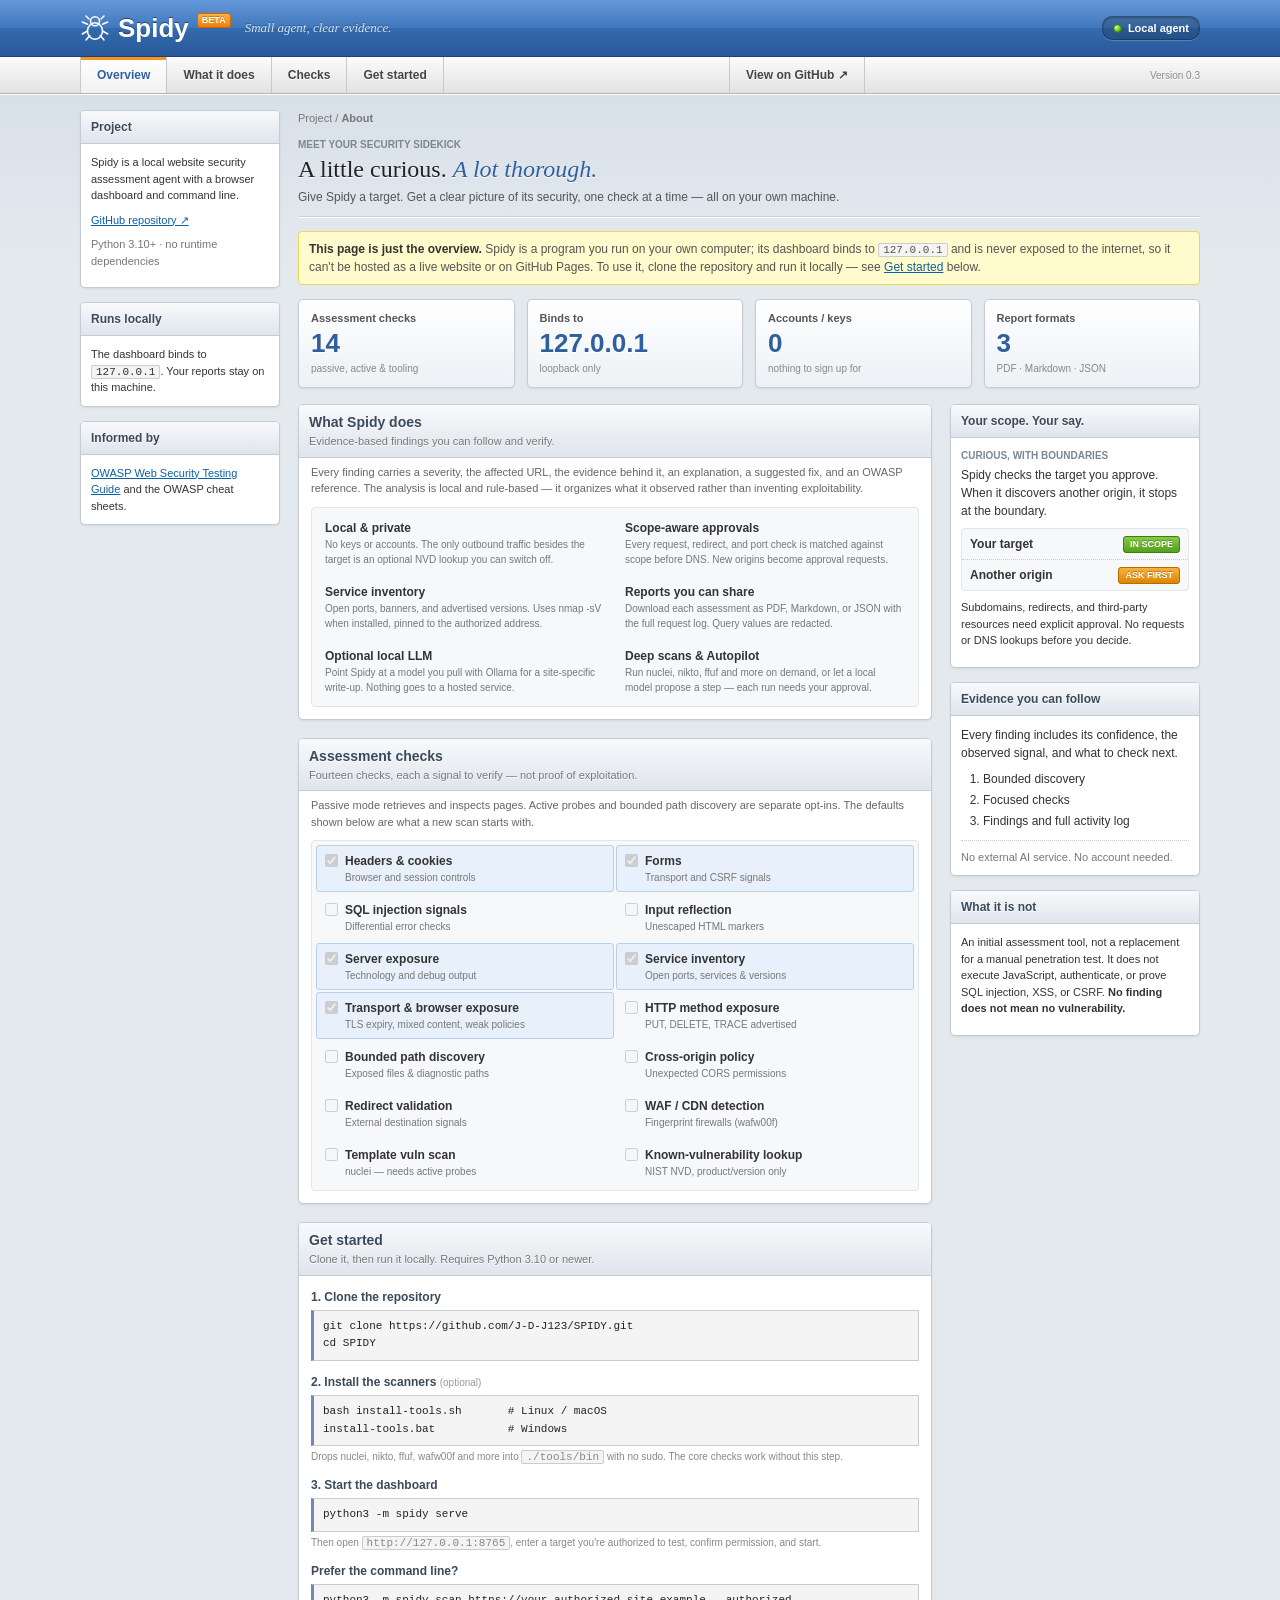
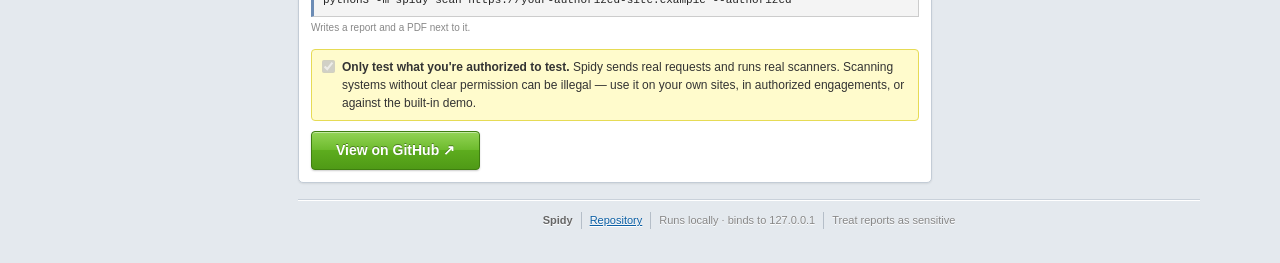
<file: docs/index.html>
<!doctype html>
<html lang="en">
<head>
  <meta charset="UTF-8"><meta name="viewport" content="width=device-width, initial-scale=1">
  <meta name="theme-color" content="#316aad">
  <title>Spidy — local website security assessment agent</title>
  <meta name="description" content="Spidy is a local, scope-aware website security assessment agent with a browser dashboard and command line. Runs on your machine — no keys, no accounts, no hosted service.">
  <link rel="icon" href="data:image/svg+xml,%3Csvg xmlns='http://www.w3.org/2000/svg' viewBox='0 0 64 64'%3E%3Crect width='64' height='64' rx='10' fill='%23316aad'/%3E%3Ctext x='18' y='47' font-family='Arial' font-weight='bold' font-size='44' fill='%23fff'%3Es%3C/text%3E%3C/svg%3E">
  <style>
/* 2010-era look: glossy bars, bevelled buttons, boxed panels on a light page. (Spidy dashboard CSS, verbatim) */
:root{color-scheme:light;--text:#333;--muted:#777;--link:#0b5fa5;--hover:#d54e21;--blue:#2f5f9e;--line:#c3ccd6;--soft-line:#e1e6eb;--sans:"Lucida Grande","Lucida Sans Unicode",Verdana,Arial,Helvetica,sans-serif;--serif:Georgia,"Times New Roman",Times,serif;--mono:"Courier New",Courier,monospace}
*{box-sizing:border-box}
html{font:12px/1.5 var(--sans)}
body{margin:0;color:var(--text);background:#e4e9ee linear-gradient(#d0dae5,#e4e9ee 260px) no-repeat}
button,input,textarea,select{font:inherit;color:inherit}
button{cursor:pointer}
button:disabled{cursor:default;opacity:.55}
a,.text-button{color:var(--link);text-decoration:underline}
a:hover,.text-button:hover{color:var(--hover)}
h1,h2,h3,h4,p{margin-top:0}
h3{font-size:13px;font-weight:bold}
small,.small{font-size:11px}
.muted{color:var(--muted)}
.hidden{display:none!important}
.wrap{width:96%;max-width:1120px;margin:0 auto}

/* Header bar and navigation strip. */
.header{background:#316aad linear-gradient(#6599da 0%,#3f77bb 50%,#326bae 50%,#28599a 100%);border-bottom:1px solid #1c4276;box-shadow:0 1px 3px rgba(0,0,0,.3)}
.header-inner{display:flex;align-items:center;gap:14px;height:56px}
.brand{display:flex;align-items:center;gap:8px;font:bold 26px/1 "Trebuchet MS",Arial,Helvetica,sans-serif;color:#fff;text-decoration:none;text-shadow:0 -1px 0 rgba(0,0,0,.45)}
.brand:hover{color:#fff}
.brand svg{width:30px;height:30px;fill:none;stroke:#fff;stroke-width:2;stroke-linecap:round}
.brand span{align-self:flex-start;font:bold 9px/1 Verdana,Arial,sans-serif;background:#f7941d linear-gradient(#ffb23e,#ee7f08);border:1px solid #c96a00;border-radius:3px;padding:2px 4px;text-shadow:0 -1px 0 rgba(0,0,0,.25)}
.tagline{font:italic 13px var(--serif);color:#d8e6f6;text-shadow:0 -1px 0 rgba(0,0,0,.3)}
.local-badge{margin-left:auto;display:flex;align-items:center;gap:6px;font-size:11px;font-weight:bold;color:#fff;background:rgba(0,0,0,.18);border:1px solid rgba(0,0,0,.25);border-radius:10px;padding:3px 10px;box-shadow:inset 0 1px 2px rgba(0,0,0,.25),0 1px 0 rgba(255,255,255,.2)}
.status-dot{display:inline-block;flex-shrink:0;width:9px;height:9px;border-radius:50%;border:1px solid #2f6f05;background:#6fcf1f radial-gradient(circle at 35% 30%,#dcffb5,#5fc40f 60%,#3f8f08)}
.navbar{background:#ececec linear-gradient(#fbfbfb,#e2e2e2);border-bottom:1px solid #b4b4b4;box-shadow:0 1px 0 #fff}
.navbar .wrap{display:flex;align-items:stretch}
.nav-item{border:0;border-right:1px solid #c9c9c9;background:none;padding:9px 16px;font-weight:bold;color:#444;text-shadow:0 1px 0 #fff}
.nav-item:first-child{border-left:1px solid #c9c9c9}
.nav-item:hover{background:#f6f9fd;color:var(--link)}
.nav-item.active{background:#fff linear-gradient(#fff,#f1f1f1);color:var(--blue);box-shadow:inset 0 3px 0 #f7941d}
.nav-count,.tab span{display:inline-block;font:bold 10px/1.4 Verdana,Arial,sans-serif;color:#fff;background:#7d8fa5;border-radius:8px;padding:0 6px;margin-left:3px;text-shadow:none}
.version{margin-left:auto;align-self:center;font-size:10px;color:#888;text-shadow:0 1px 0 #fff}

/* Page frame, sidebar, and boxes. */
.page{display:grid;grid-template-columns:200px minmax(0,1fr);gap:18px;align-items:start;padding:16px 0 10px}
.sidebar,.context-column{display:grid;grid-template-columns:minmax(0,1fr);gap:14px}
.box,.panel{background:#fff;border:1px solid var(--line);border-radius:5px;box-shadow:0 1px 2px rgba(0,0,0,.08)}
.box-title,.panel-heading{margin:0;padding:7px 10px;background:#e9edf2 linear-gradient(#f8f9fb,#dfe5ec);border-bottom:1px solid var(--line);border-radius:4px 4px 0 0;text-shadow:0 1px 0 #fff}
.box-title{font-size:12px;color:#3a4a5c}
.panel-heading h2{font-size:14px;font-weight:bold;color:#3a4a5c;margin:0}
.panel-heading p{margin:0;font-size:11px;color:var(--muted)}
.box-body{margin:0;padding:10px}
.box-body p{margin-bottom:8px}
.breadcrumb{font-size:11px;color:var(--muted);margin-bottom:10px}
.page-heading{margin-bottom:14px;padding-bottom:10px;border-bottom:1px solid #c9d1da;box-shadow:0 1px 0 #fff}
.page-heading p{margin:0;color:#555}
.eyebrow{font-size:10px;font-weight:bold;text-transform:uppercase;color:#7a8794;margin-bottom:3px}
h1{font:normal 24px/1.2 var(--serif);color:#222;text-shadow:0 1px 0 #fff;margin-bottom:5px}
h1 span{font-style:italic;color:var(--blue)}
.workspace-grid{display:grid;grid-template-columns:minmax(0,1fr) 250px;gap:18px;align-items:start}
.scope-flow{border:1px solid var(--soft-line);border-radius:4px;background:#f6f8fa;margin-bottom:8px}
.scope-flow>div{display:flex;justify-content:space-between;align-items:center;gap:8px;padding:6px 8px;font-weight:bold}
.scope-flow>div+div{border-top:1px dotted #c5cdd6}
.steps{margin:0 0 10px;padding-left:22px}
.steps li{margin:3px 0}
.privacy-note{border-top:1px dotted #c5cdd6;padding-top:8px;font-size:11px;color:var(--muted)}
footer{display:flex;flex-wrap:wrap;justify-content:center;margin-top:16px;padding:12px 0 24px;border-top:1px solid #c9d1da;box-shadow:inset 0 1px 0 #fff;font-size:11px;color:#888;text-shadow:0 1px 0 #fff}
footer span+span{border-left:1px solid #b5bec8;margin-left:8px;padding-left:8px}
footer span:first-child{font-weight:bold;color:#666}

/* Form controls and buttons. */
form>label,legend{display:block;font-weight:bold;margin:12px 0 4px;padding:0}
.required,.optional{font-size:10px;font-weight:normal;color:#999}
input[type=checkbox]{flex-shrink:0;margin:2px 0 0;padding:0;border:0;box-shadow:none;cursor:pointer}
fieldset{border:0;padding:0;margin:0;min-width:0}
.check-grid{display:grid;grid-template-columns:1fr 1fr;gap:2px;border:1px solid var(--soft-line);border-radius:4px;background:#f6f8fa;padding:4px}
.check-card{display:flex;align-items:flex-start;gap:7px;padding:6px 8px;border:1px solid transparent;border-radius:3px}
.check-card:has(input:checked){background:#e8f1fb;border-color:#b9d0ea}
.check-card strong{display:block}
.check-card small{display:block;font-size:10px;color:var(--muted)}
.permission{display:flex;align-items:flex-start;gap:7px;background:#fffbcc;border:1px solid #e6db55;border-radius:4px;padding:8px 10px;margin:14px 0 10px}
.primary,.secondary{display:inline-block;border-radius:4px;padding:5px 12px;font-weight:bold;white-space:nowrap;text-decoration:none}
.primary{color:#fff;background:#5cab1d linear-gradient(#93d455 0%,#6cba2c 50%,#5dac1e 50%,#4f9a16 100%);border:1px solid #3f7f10;text-shadow:0 -1px 0 rgba(0,0,0,.35);box-shadow:inset 0 1px 0 rgba(255,255,255,.45),0 1px 2px rgba(0,0,0,.2)}
.primary:hover{background:#66b825 linear-gradient(#a2e065 0%,#77c636 50%,#66b825 50%,#58a51b 100%);color:#fff}
.secondary{color:#333;background:#e6e6e6 linear-gradient(#fff 0%,#f2f2f2 50%,#e7e7e7 50%,#dcdcdc 100%);border:1px solid #a9a9a9;text-shadow:0 1px 0 #fff;box-shadow:inset 0 1px 0 #fff,0 1px 2px rgba(0,0,0,.12)}
.secondary:hover{border-color:#7f7f7f;color:#000}
.start-button{font-size:14px;padding:8px 24px}
.notice{padding:8px 10px;margin-bottom:14px;background:#fffbcc;border:1px solid #e6db55;border-radius:4px;color:#555}
.notice strong{color:#333}

/* Results-style metrics, badges, tags. */
.badge,.tag{display:inline-block;font:bold 9px/1.5 Verdana,Arial,sans-serif;text-transform:uppercase;white-space:nowrap;color:#fff;background:#5f83b3 linear-gradient(#7c9cc6,#557aab);border:1px solid #46699a;border-radius:3px;padding:1px 6px;text-shadow:0 -1px 0 rgba(0,0,0,.25)}
.tag{background:#5cab1d linear-gradient(#86cb48,#55a119);border-color:#3f7f10}
.tag.amber{background:#e68a00 linear-gradient(#f8b03c,#df8500);border-color:#b56c00}
.metrics{display:grid;grid-template-columns:repeat(4,1fr);gap:12px;margin-bottom:16px}
.metric{padding:10px 12px;background:#fff linear-gradient(#fff,#edf1f5)}
.metric>span{display:block;font-size:11px;font-weight:bold;color:#555}
.metric strong{display:block;font:bold 26px/1.25 Arial,Helvetica,sans-serif;color:var(--blue);text-shadow:0 1px 0 #fff}
.metric small{font-size:10px;color:#888}
.list-heading{display:flex;justify-content:space-between;align-items:center;gap:14px;padding:8px 12px;background:#f3f6f9;border-bottom:1px solid var(--soft-line)}
.list-heading h3{margin:0;color:#3a4a5c}
.list-heading p{margin:3px 0 0;max-width:720px;font-size:11px;color:#666}
.evidence{background:#f4f4f4;border:1px solid #ccc;border-left:3px solid #6c8cb5;padding:7px 9px;font:11px/1.6 var(--mono);white-space:pre-wrap;overflow-wrap:anywhere;color:#222}
code{font:11px var(--mono);background:#f4f4f4;border:1px solid #ccc;border-radius:2px;padding:0 4px;overflow-wrap:anywhere}

@media(max-width:980px){.workspace-grid{grid-template-columns:1fr}.metrics{grid-template-columns:1fr 1fr}}
@media(max-width:720px){.page{grid-template-columns:1fr}.sidebar{order:2}.tagline,.version{display:none}}

/* Explainer-only tweaks: nav items are links here, and command steps. */
.navbar a.nav-item{text-decoration:none}
.navbar a.nav-item.active{color:var(--blue)}
.ghlink{margin-left:auto;align-self:center;display:flex;gap:6px}
.cmd-step{margin:0 0 12px}
.cmd-step>strong{display:block;margin-bottom:4px;color:#3a4a5c}
.cmd-note{font-size:10px;color:#888;margin:3px 0 0}
.feature-note{padding:6px 12px 2px;margin:0;font-size:11px;color:#666}
.pad{padding:12px}
.pad>p{margin-bottom:8px}
.pad>p:last-child{margin-bottom:0}
  </style>
</head>
<body>
  <div class="header"><div class="wrap header-inner">
    <a href="https://github.com/J-D-J123/SPIDY" class="brand" aria-label="Spidy repository"><svg viewBox="0 0 40 40" aria-hidden="true"><path d="M12 8 8 4M10 15 3 12M10 24 3 28M13 30 8 36M28 8 32 4M30 15 37 12M30 24 37 28M27 30 32 36"/><ellipse cx="20" cy="24" rx="10" ry="11"/><circle cx="20" cy="11" r="6"/></svg>Spidy<span>BETA</span></a>
    <div class="tagline">Small agent, clear evidence.</div>
    <div class="local-badge"><span class="status-dot"></span> Local agent</div>
  </div></div>
  <div class="navbar"><div class="wrap">
    <a class="nav-item active" href="#overview">Overview</a>
    <a class="nav-item" href="#features">What it does</a>
    <a class="nav-item" href="#checks">Checks</a>
    <a class="nav-item" href="#start">Get started</a>
    <span class="ghlink"><a class="nav-item" href="https://github.com/J-D-J123/SPIDY">View on GitHub &#8599;</a></span>
    <span class="version">Version 0.3</span>
  </div></div>

  <div class="wrap page">
    <aside class="sidebar">
      <div class="box"><h3 class="box-title">Project</h3><div class="box-body small">
        <p>Spidy is a local website security assessment agent with a browser dashboard and command line.</p>
        <p><a href="https://github.com/J-D-J123/SPIDY">GitHub repository &#8599;</a></p>
        <p class="muted">Python 3.10+ &middot; no runtime dependencies</p>
      </div></div>
      <div class="box"><h3 class="box-title">Runs locally</h3><p class="box-body small">The dashboard binds to <code>127.0.0.1</code>. Your reports stay on this machine.</p></div>
      <div class="box"><h3 class="box-title">Informed by</h3><p class="box-body small"><a href="https://owasp.org/www-project-web-security-testing-guide/stable/" target="_blank" rel="noopener">OWASP Web Security Testing Guide</a> and the OWASP cheat sheets.</p></div>
    </aside>

    <main id="overview">
      <div class="breadcrumb">Project / <strong>About</strong></div>
      <div class="page-heading"><div class="eyebrow">Meet your security sidekick</div><h1>A little curious. <span>A lot thorough.</span></h1><p>Give Spidy a target. Get a clear picture of its security, one check at a time &mdash; all on your own machine.</p></div>

      <div class="notice"><strong>This page is just the overview.</strong> Spidy is a program you run on your own computer; its dashboard binds to <code>127.0.0.1</code> and is never exposed to the internet, so it can't be hosted as a live website or on GitHub Pages. To use it, clone the repository and run it locally &mdash; see <a href="#start">Get started</a> below.</div>

      <div class="metrics">
        <div class="box metric"><span>Assessment checks</span><strong>14</strong><small>passive, active &amp; tooling</small></div>
        <div class="box metric"><span>Binds to</span><strong>127.0.0.1</strong><small>loopback only</small></div>
        <div class="box metric"><span>Accounts / keys</span><strong>0</strong><small>nothing to sign up for</small></div>
        <div class="box metric"><span>Report formats</span><strong>3</strong><small>PDF &middot; Markdown &middot; JSON</small></div>
      </div>

      <div class="workspace-grid">
        <div>
          <section class="panel" id="features">
            <div class="panel-heading"><h2>What Spidy does</h2><p>Evidence-based findings you can follow and verify.</p></div>
            <p class="feature-note">Every finding carries a severity, the affected URL, the evidence behind it, an explanation, a suggested fix, and an OWASP reference. The analysis is local and rule-based &mdash; it organizes what it observed rather than inventing exploitability.</p>
            <div class="check-grid" style="margin:8px 12px 12px">
              <div class="check-card"><span><strong>Local &amp; private</strong><small>No keys or accounts. The only outbound traffic besides the target is an optional NVD lookup you can switch off.</small></span></div>
              <div class="check-card"><span><strong>Scope-aware approvals</strong><small>Every request, redirect, and port check is matched against scope before DNS. New origins become approval requests.</small></span></div>
              <div class="check-card"><span><strong>Service inventory</strong><small>Open ports, banners, and advertised versions. Uses nmap -sV when installed, pinned to the authorized address.</small></span></div>
              <div class="check-card"><span><strong>Reports you can share</strong><small>Download each assessment as PDF, Markdown, or JSON with the full request log. Query values are redacted.</small></span></div>
              <div class="check-card"><span><strong>Optional local LLM</strong><small>Point Spidy at a model you pull with Ollama for a site-specific write-up. Nothing goes to a hosted service.</small></span></div>
              <div class="check-card"><span><strong>Deep scans &amp; Autopilot</strong><small>Run nuclei, nikto, ffuf and more on demand, or let a local model propose a step &mdash; each run needs your approval.</small></span></div>
            </div>
          </section>

          <section class="panel" id="checks" style="margin-top:18px">
            <div class="panel-heading"><h2>Assessment checks</h2><p>Fourteen checks, each a signal to verify &mdash; not proof of exploitation.</p></div>
            <p class="feature-note">Passive mode retrieves and inspects pages. Active probes and bounded path discovery are separate opt-ins. The defaults shown below are what a new scan starts with.</p>
            <fieldset><div class="check-grid" style="margin:8px 12px 12px">
              <label class="check-card"><input type="checkbox" checked disabled><span><strong>Headers &amp; cookies</strong><small>Browser and session controls</small></span></label>
              <label class="check-card"><input type="checkbox" checked disabled><span><strong>Forms</strong><small>Transport and CSRF signals</small></span></label>
              <label class="check-card"><input type="checkbox" disabled><span><strong>SQL injection signals</strong><small>Differential error checks</small></span></label>
              <label class="check-card"><input type="checkbox" disabled><span><strong>Input reflection</strong><small>Unescaped HTML markers</small></span></label>
              <label class="check-card"><input type="checkbox" checked disabled><span><strong>Server exposure</strong><small>Technology and debug output</small></span></label>
              <label class="check-card"><input type="checkbox" checked disabled><span><strong>Service inventory</strong><small>Open ports, services &amp; versions</small></span></label>
              <label class="check-card"><input type="checkbox" checked disabled><span><strong>Transport &amp; browser exposure</strong><small>TLS expiry, mixed content, weak policies</small></span></label>
              <label class="check-card"><input type="checkbox" disabled><span><strong>HTTP method exposure</strong><small>PUT, DELETE, TRACE advertised</small></span></label>
              <label class="check-card"><input type="checkbox" disabled><span><strong>Bounded path discovery</strong><small>Exposed files &amp; diagnostic paths</small></span></label>
              <label class="check-card"><input type="checkbox" disabled><span><strong>Cross-origin policy</strong><small>Unexpected CORS permissions</small></span></label>
              <label class="check-card"><input type="checkbox" disabled><span><strong>Redirect validation</strong><small>External destination signals</small></span></label>
              <label class="check-card"><input type="checkbox" disabled><span><strong>WAF / CDN detection</strong><small>Fingerprint firewalls (wafw00f)</small></span></label>
              <label class="check-card"><input type="checkbox" disabled><span><strong>Template vuln scan</strong><small>nuclei &mdash; needs active probes</small></span></label>
              <label class="check-card"><input type="checkbox" disabled><span><strong>Known-vulnerability lookup</strong><small>NIST NVD, product/version only</small></span></label>
            </div></fieldset>
          </section>

          <section class="panel" id="start" style="margin-top:18px">
            <div class="panel-heading"><h2>Get started</h2><p>Clone it, then run it locally. Requires Python 3.10 or newer.</p></div>
            <div class="pad">
              <div class="cmd-step"><strong>1. Clone the repository</strong><div class="evidence">git clone https://github.com/J-D-J123/SPIDY.git
cd SPIDY</div></div>
              <div class="cmd-step"><strong>2. Install the scanners <span class="optional">(optional)</span></strong><div class="evidence">bash install-tools.sh       # Linux / macOS
install-tools.bat           # Windows</div><p class="cmd-note">Drops nuclei, nikto, ffuf, wafw00f and more into <code>./tools/bin</code> with no sudo. The core checks work without this step.</p></div>
              <div class="cmd-step"><strong>3. Start the dashboard</strong><div class="evidence">python3 -m spidy serve</div><p class="cmd-note">Then open <code>http://127.0.0.1:8765</code>, enter a target you're authorized to test, confirm permission, and start.</p></div>
              <div class="cmd-step"><strong>Prefer the command line?</strong><div class="evidence">python3 -m spidy scan https://your-authorized-site.example --authorized</div><p class="cmd-note">Writes a report and a PDF next to it.</p></div>
              <label class="permission"><input type="checkbox" checked disabled><span><strong>Only test what you're authorized to test.</strong> Spidy sends real requests and runs real scanners. Scanning systems without clear permission can be illegal &mdash; use it on your own sites, in authorized engagements, or against the built-in demo.</span></label>
              <p><a class="primary start-button" href="https://github.com/J-D-J123/SPIDY">View on GitHub &#8599;</a></p>
            </div>
          </section>
        </div>

        <aside class="context-column">
          <section class="panel"><h3 class="box-title">Your scope. Your say.</h3><div class="box-body"><div class="eyebrow">Curious, with boundaries</div><p>Spidy checks the target you approve. When it discovers another origin, it stops at the boundary.</p><div class="scope-flow"><div>Your target <span class="tag">In scope</span></div><div>Another origin <span class="tag amber">Ask first</span></div></div><p class="small">Subdomains, redirects, and third-party resources need explicit approval. No requests or DNS lookups before you decide.</p></div></section>
          <section class="panel"><h3 class="box-title">Evidence you can follow</h3><div class="box-body"><p>Every finding includes its confidence, the observed signal, and what to check next.</p><ol class="steps"><li>Bounded discovery</li><li>Focused checks</li><li>Findings and full activity log</li></ol><div class="privacy-note">No external AI service. No account needed.</div></div></section>
          <section class="panel"><h3 class="box-title">What it is not</h3><div class="box-body"><p class="small">An initial assessment tool, not a replacement for a manual penetration test. It does not execute JavaScript, authenticate, or prove SQL injection, XSS, or CSRF. <strong>No finding does not mean no vulnerability.</strong></p></div></section>
        </aside>
      </div>

      <footer>
        <span>Spidy</span>
        <span><a href="https://github.com/J-D-J123/SPIDY">Repository</a></span>
        <span>Runs locally &middot; binds to 127.0.0.1</span>
        <span>Treat reports as sensitive</span>
      </footer>
    </main>
  </div>
</body>
</html>
</file>
